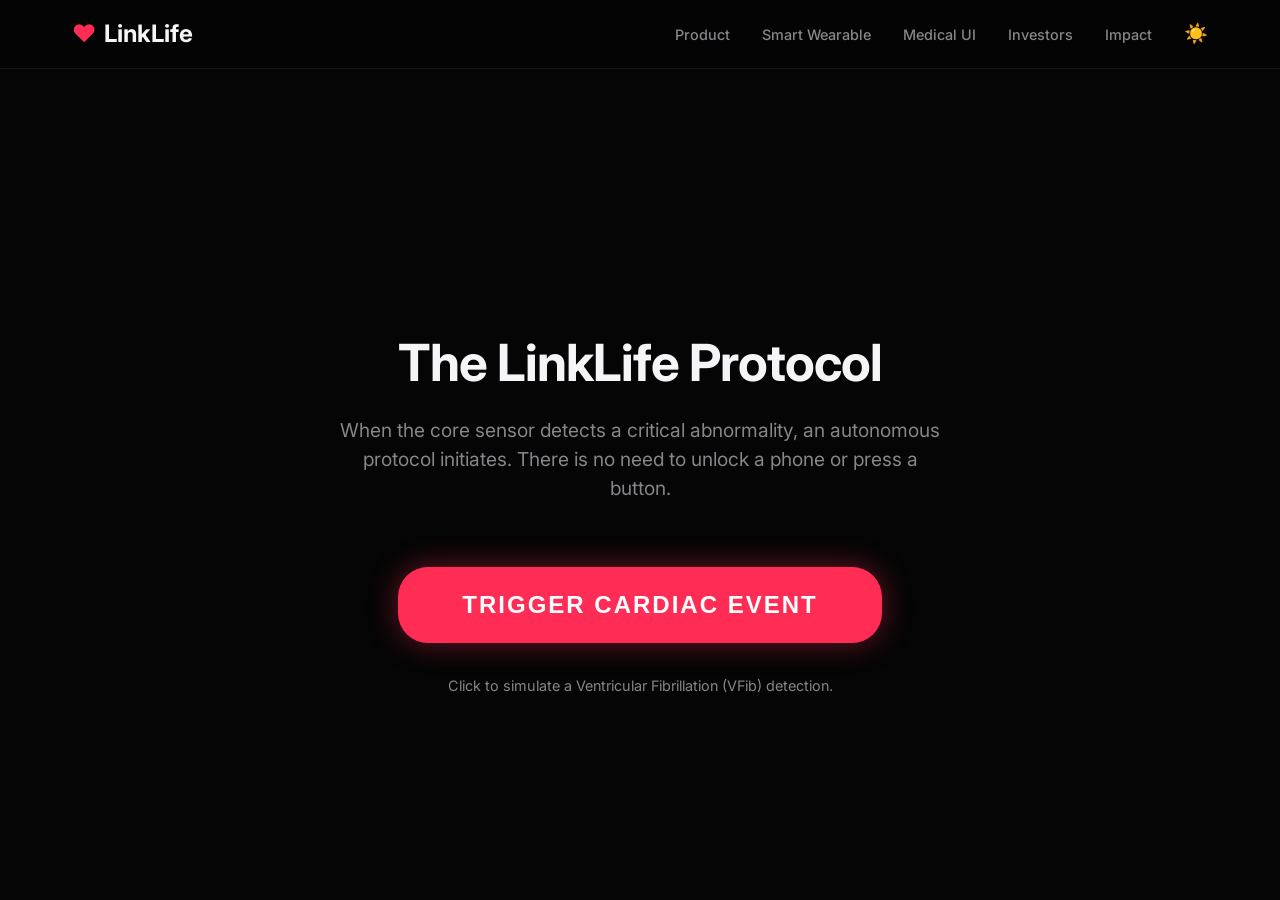
<file: alert-demo.html>
<!DOCTYPE html>
<html lang="en" data-theme="dark">

<head>
    <meta charset="UTF-8">
    <meta name="viewport" content="width=device-width, initial-scale=1.0">
    <title>Alert Simulation | LinkLife</title>
    <meta name="description" content="Live Cardiac Alert Simulation">
    <link rel="stylesheet" href="assets/css/style.css">
</head>

<body>

    <header>
        <div class="nav-container">
            <a href="index.html" class="logo">
                <span class="logo-icon">❤️</span> LinkLife
            </a>
            <nav>
                <ul class="nav-links">
                    <li><a href="index.html">Product</a></li>
                    <li><a href="sensor3d.html">Smart Wearable</a></li>
                    <li><a href="dashboard.html">Medical UI</a></li>
                    <li><a href="investors.html">Investors</a></li>
                    <li><a href="impact.html">Impact</a></li>
                    <li><button id="themeToggle" class="theme-toggle" aria-label="Toggle theme">☀️</button></li>
                </ul>
            </nav>
        </div>
    </header>

    <main class="min-h-screen container" style="text-align: center; padding-top: 120px;">

        <div class="fade-in-up" style="max-width: 600px; margin: 0 auto 4rem;">
            <h1 class="section-title" style="margin-bottom: 1rem;">The LinkLife Protocol</h1>
            <p style="color: var(--text-muted); font-size: 1.2rem;">
                When the core sensor detects a critical abnormality, an autonomous protocol initiates.
                There is no need to unlock a phone or press a button.
            </p>
        </div>

        <div class="fade-in-up delay-100">
            <button id="triggerEmergency" class="btn btn-accent"
                style="padding: 1.5rem 4rem; font-size: 1.5rem; text-transform: uppercase; letter-spacing: 2px; box-shadow: 0 0 30px var(--accent-glow);">
                Trigger Cardiac Event
            </button>
        </div>

        <div class="fade-in-up delay-200" style="margin-top: 2rem; color: var(--text-muted); font-size: 0.9rem;">
            Click to simulate a Ventricular Fibrillation (VFib) detection.
        </div>
    </main>

    <!-- Emergency Modal Sequence -->
    <div class="modal-overlay" id="emergencyModalOverlay">
        <div class="alert-modal">
            <div class="alert-icon">⚠️</div>
            <h2 class="alert-title">Critical Arrythmia Detected</h2>
            <p class="alert-desc">LinkLife Protocol Initiated. You have 10 seconds to cancel if this is a false alarm.
            </p>

            <div class="alert-steps">
                <div class="alert-step" id="step1">
                    <span class="step-icon">⏳</span> Initiating sequence...
                </div>
                <div class="alert-step" id="step2">
                    <span class="step-icon">📍</span> GPS Location Locked
                </div>
                <div class="alert-step" id="step3">
                    <span class="step-icon">📈</span> ECG Telemetry Transmitted
                </div>
                <div class="alert-step" id="step4">
                    <span class="step-icon">🚑</span> Emergency Services Dispatched
                </div>
                <div class="alert-step" id="step5">
                    <span class="step-icon">🏥</span> Nearest Hospital Notified (ETA: 4 mins)
                </div>
            </div>

            <button id="cancelEmergency" class="btn btn-outline"
                style="width: 100%; border-color: #666; color: #ccc;">Cancel Alert</button>
        </div>
    </div>

    <!-- Background Audio (optional/simulated) -->

    <script src="assets/js/main.js"></script>
    <script>
        document.addEventListener('DOMContentLoaded', () => {
            const triggerBtn = document.getElementById('triggerEmergency');
            const cancelBtn = document.getElementById('cancelEmergency');
            const modalOverlay = document.getElementById('emergencyModalOverlay');

            const steps = [
                document.getElementById('step1'),
                document.getElementById('step2'),
                document.getElementById('step3'),
                document.getElementById('step4'),
                document.getElementById('step5')
            ];

            let sequenceTimeouts = [];

            triggerBtn.addEventListener('click', () => {
                // 1. Activate Modal
                modalOverlay.classList.add('active');

                // 2. Flash Red Background UI
                document.body.classList.add('emergency-mode');

                // 3. Reset steps
                steps.forEach(step => {
                    step.classList.remove('active', 'completed');
                    step.querySelector('.step-icon').innerText = '⏳';
                });

                // 4. Start Sequence
                steps[0].classList.add('active');

                sequenceTimeouts.push(setTimeout(() => completeStep(0, 1, '📍'), 1500));
                sequenceTimeouts.push(setTimeout(() => completeStep(1, 2, '📈'), 3000));
                sequenceTimeouts.push(setTimeout(() => completeStep(2, 3, '🚑'), 4500));
                sequenceTimeouts.push(setTimeout(() => completeStep(3, 4, '🏥'), 6000));

                sequenceTimeouts.push(setTimeout(() => {
                    steps[4].classList.remove('active');
                    steps[4].classList.add('completed');
                    steps[4].querySelector('.step-icon').innerText = '✅';
                    document.querySelector('.alert-title').innerText = 'Help is on the way.';
                    document.querySelector('.alert-desc').innerText = 'Stay still. An ambulance will arrive in approx 4 minutes.';
                    document.querySelector('.alert-title').style.color = 'var(--ecg-normal)';
                    cancelBtn.style.display = 'none';
                    // Stop flashing
                    document.body.classList.remove('emergency-mode');
                }, 7500));
            });

            function completeStep(currentIndex, nextIndex, nextIcon) {
                steps[currentIndex].classList.remove('active');
                steps[currentIndex].classList.add('completed');
                steps[currentIndex].querySelector('.step-icon').innerText = '✅';

                if (steps[nextIndex]) {
                    steps[nextIndex].classList.add('active');
                    steps[nextIndex].querySelector('.step-icon').innerText = nextIcon;
                }
            }

            cancelBtn.addEventListener('click', () => {
                // Abort
                sequenceTimeouts.forEach(t => clearTimeout(t));
                sequenceTimeouts = [];

                modalOverlay.classList.remove('active');
                document.body.classList.remove('emergency-mode');
                document.querySelector('.alert-title').innerText = 'Critical Arrythmia Detected';
                document.querySelector('.alert-desc').innerText = 'LinkLife Protocol Initiated. You have 10 seconds to cancel if this is a false alarm.';
                document.querySelector('.alert-title').style.color = 'var(--ecg-danger)';
            });
        });
    </script>
</body>

</html>
</file>
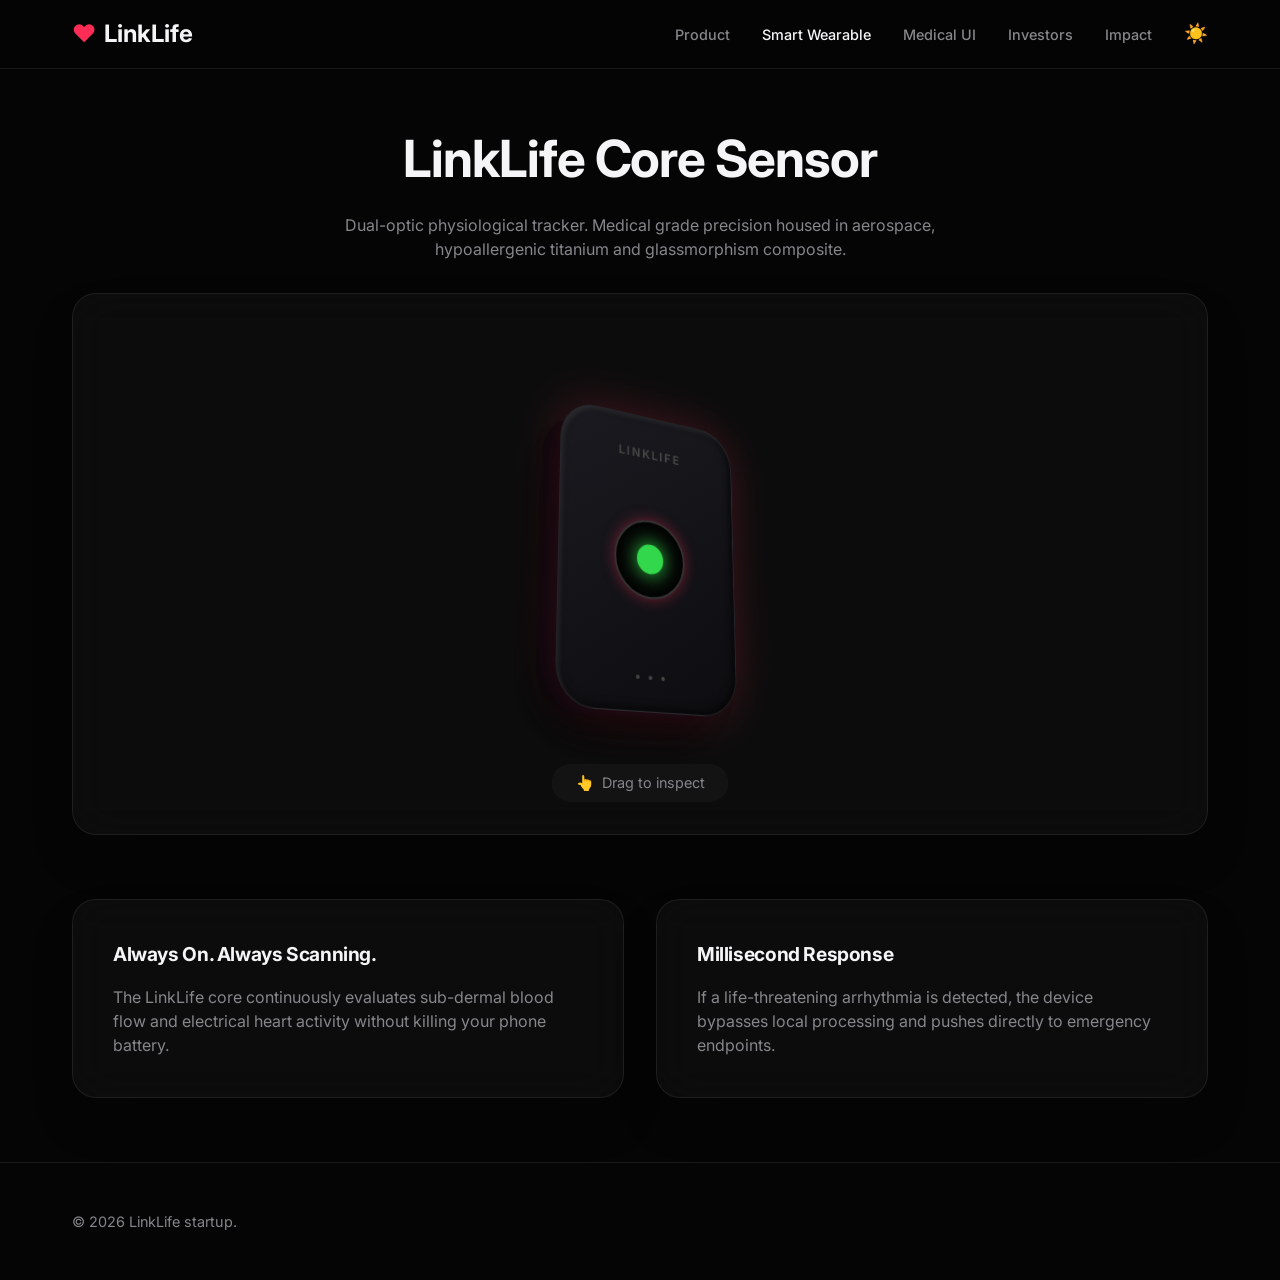
<file: sensor3d.html>
<!DOCTYPE html>
<html lang="en" data-theme="dark">

<head>
    <meta charset="UTF-8">
    <meta name="viewport" content="width=device-width, initial-scale=1.0">
    <title>3D Sensor | LinkLife</title>
    <meta name="description" content="Interactive 3D Sensor Experience">
    <link rel="stylesheet" href="assets/css/style.css">
    <style>
        .scene {
            width: 100%;
            height: 60vh;
            perspective: 1000px;
            display: flex;
            justify-content: center;
            align-items: center;
            cursor: grab;
            overflow: hidden;
            position: relative;
        }

        .scene:active {
            cursor: grabbing;
        }

        .model-container {
            position: relative;
            width: 200px;
            height: 300px;
            transform-style: preserve-3d;
            transform: rotateX(15deg) rotateY(30deg);
            transition: transform 0.1s ease-out;
        }

        /* The Device */
        .device {
            position: absolute;
            width: 100%;
            height: 100%;
            border-radius: 40px;
            background: linear-gradient(145deg, #1a1a20, #0d0d10);
            box-shadow:
                0 0 50px rgba(255, 45, 85, 0.2),
                inset 2px 2px 5px rgba(255, 255, 255, 0.1),
                inset -2px -2px 10px rgba(0, 0, 0, 0.8);
            border: 1px solid var(--glass-border);
            transform: translateZ(20px);
            display: flex;
            justify-content: center;
            align-items: center;
            flex-direction: column;
        }

        /* Inner Ring Sensor */
        .sensor-ring {
            width: 80px;
            height: 80px;
            border-radius: 50%;
            background: #050505;
            border: 2px solid #333;
            box-shadow: 0 0 15px var(--accent-glow), inset 0 0 10px #000;
            display: flex;
            justify-content: center;
            align-items: center;
            position: relative;
        }

        .sensor-core {
            width: 30px;
            height: 30px;
            border-radius: 50%;
            background: var(--ecg-normal);
            box-shadow: 0 0 20px var(--ecg-normal);
            animation: pulse-core 2s infinite;
        }

        @keyframes pulse-core {
            0% {
                transform: scale(0.9);
                opacity: 0.8;
            }

            50% {
                transform: scale(1.1);
                opacity: 1;
            }

            100% {
                transform: scale(0.9);
                opacity: 0.8;
            }
        }

        /* Depth Layers */
        .layer-back {
            position: absolute;
            width: 100%;
            height: 100%;
            border-radius: 40px;
            background: #050508;
            transform: translateZ(-20px);
            box-shadow: 0 20px 50px rgba(0, 0, 0, 0.8);
        }

        .layer-side {
            position: absolute;
            background: #111;
            /* Simple fake extrusion */
        }

        .instructions {
            position: absolute;
            bottom: 2rem;
            left: 50%;
            transform: translateX(-50%);
            color: var(--text-muted);
            font-size: 0.9rem;
            display: flex;
            align-items: center;
            gap: 0.5rem;
            background: var(--glass-bg);
            padding: 0.5rem 1.5rem;
            border-radius: 20px;
            pointer-events: none;
        }
    </style>
</head>

<body>

    <header>
        <div class="nav-container">
            <a href="index.html" class="logo">
                <span class="logo-icon">❤️</span> LinkLife
            </a>
            <nav>
                <ul class="nav-links">
                    <li><a href="index.html">Product</a></li>
                    <li><a href="sensor3d.html" class="active">Smart Wearable</a></li>
                    <li><a href="dashboard.html">Medical UI</a></li>
                    <li><a href="investors.html">Investors</a></li>
                    <li><a href="impact.html">Impact</a></li>
                    <li><button id="themeToggle" class="theme-toggle" aria-label="Toggle theme">☀️</button></li>
                </ul>
            </nav>
        </div>
    </header>

    <main class="container" style="padding-top: 120px; padding-bottom: 4rem;">

        <div class="fade-in-up text-center" style="text-align: center; margin-bottom: 2rem;">
            <h1 class="section-title" style="margin-bottom: 1rem;">LinkLife Core Sensor</h1>
            <p style="color: var(--text-muted); max-width: 600px; margin: 0 auto;">
                Dual-optic physiological tracker. Medical grade precision housed in aerospace, hypoallergenic titanium
                and glassmorphism composite.
            </p>
        </div>

        <div class="glass-panel fade-in-up delay-100" style="padding: 0; position: relative; overflow: hidden;">
            <div class="scene" id="scene">
                <div class="model-container" id="model">
                    <div class="layer-back"></div>
                    <div class="device">
                        <!-- Top branding -->
                        <div
                            style="position: absolute; top: 30px; color: #444; font-size: 0.8rem; font-weight: 700; letter-spacing: 2px;">
                            LINKLIFE</div>

                        <div class="sensor-ring">
                            <div class="sensor-core"></div>
                        </div>

                        <!-- Bottom details -->
                        <div style="position: absolute; bottom: 30px; display: flex; gap: 10px;">
                            <div style="width: 4px; height: 4px; border-radius: 50%; background: #444;"></div>
                            <div style="width: 4px; height: 4px; border-radius: 50%; background: #444;"></div>
                            <div style="width: 4px; height: 4px; border-radius: 50%; background: #444;"></div>
                        </div>
                    </div>
                </div>
                <div class="instructions">
                    <span>👆</span> Drag to inspect
                </div>
            </div>
        </div>

        <div class="dashboard-grid" style="margin-top: 4rem;">
            <div class="glass-panel fade-in-up delay-200">
                <h3 style="font-size: 1.2rem; margin-bottom: 1rem;">Always On. Always Scanning.</h3>
                <p style="color: var(--text-muted);">The LinkLife core continuously evaluates sub-dermal blood flow and
                    electrical heart activity without killing your phone battery.</p>
            </div>
            <div class="glass-panel fade-in-up delay-300">
                <h3 style="font-size: 1.2rem; margin-bottom: 1rem;">Millisecond Response</h3>
                <p style="color: var(--text-muted);">If a life-threatening arrhythmia is detected, the device bypasses
                    local processing and pushes directly to emergency endpoints.</p>
            </div>
        </div>

    </main>

    <footer style="border-top: 1px solid var(--glass-border); padding: 3rem 0;">
        <div class="container"
            style="display: flex; justify-content: space-between; align-items: center; color: var(--text-muted); font-size: 0.9rem;">
            <p>&copy; 2026 LinkLife startup.</p>
        </div>
    </footer>

    <script src="assets/js/main.js"></script>
    <script src="assets/js/3d-sensor.js"></script>
</body>

</html>
</file>
<file: assets/css/style.css>
@import url('https://fonts.googleapis.com/css2?family=Inter:wght@300;400;500;600;700;800&display=swap');

:root {
  /* Colors */
  --bg-color: #050505;
  --text-color: #f5f5f7;
  --text-muted: #86868b;
  --accent: #ff2d55;
  --accent-glow: rgba(255, 45, 85, 0.4);
  --glass-bg: rgba(255, 255, 255, 0.03);
  --glass-border: rgba(255, 255, 255, 0.08);
  --header-glass: rgba(5, 5, 5, 0.7);
  
  /* Medical/Dashboard Colors */
  --ecg-normal: #32d74b;
  --ecg-warning: #ffd60a;
  --ecg-danger: #ff453a;
  
  /* Typography */
  --font-main: "SF Pro Display", "Inter", -apple-system, BlinkMacSystemFont, sans-serif;
  
  /* Layout */
  --radius-sm: 8px;
  --radius-md: 16px;
  --radius-lg: 24px;
  --radius-xl: 32px;
  --container-width: 1200px;
}

[data-theme="light"] {
  --bg-color: #fbfbfd;
  --text-color: #1d1d1f;
  --text-muted: #86868b;
  --glass-bg: rgba(255, 255, 255, 0.6);
  --glass-border: rgba(0, 0, 0, 0.08);
  --header-glass: rgba(251, 251, 253, 0.7);
}

* {
  box-sizing: border-box;
  margin: 0;
  padding: 0;
}

html {
  scroll-behavior: smooth;
  font-family: var(--font-main);
}

body {
  background-color: var(--bg-color);
  color: var(--text-color);
  line-height: 1.5;
  overflow-x: hidden;
  transition: background-color 0.5s ease, color 0.5s ease;
  -webkit-font-smoothing: antialiased;
  -moz-osx-font-smoothing: grayscale;
}

/* Typography styles */
h1, h2, h3, h4, h5, h6 {
  font-weight: 700;
  letter-spacing: -0.02em;
  margin-bottom: 1rem;
}

.hero-title {
  font-size: clamp(3rem, 6vw, 6rem);
  line-height: 1.1;
  letter-spacing: -0.04em;
  background: linear-gradient(180deg, #fff 0%, rgba(255, 255, 255, 0.6) 100%);
  -webkit-background-clip: text;
  -webkit-text-fill-color: transparent;
  margin-bottom: 1.5rem;
}

[data-theme="light"] .hero-title {
  background: linear-gradient(180deg, #111 0%, rgba(17, 17, 17, 0.6) 100%);
  -webkit-background-clip: text;
  -webkit-text-fill-color: transparent;
}

.hero-subtitle {
  font-size: clamp(1.2rem, 2vw, 2rem);
  color: var(--text-muted);
  font-weight: 400;
  max-width: 600px;
  margin: 0 auto 3rem;
}

.section-title {
  font-size: clamp(2.5rem, 4vw, 4rem);
  text-align: center;
  margin-bottom: 3rem;
}

/* Layout */
.container {
  max-width: var(--container-width);
  margin: 0 auto;
  padding: 0 2rem;
}

section {
  padding: 8rem 0;
  position: relative;
}

.min-h-screen {
  min-height: 100vh;
  display: flex;
  flex-direction: column;
  justify-content: center;
}

/* Glassmorphism */
.glass-panel {
  background: var(--glass-bg);
  backdrop-filter: blur(20px);
  -webkit-backdrop-filter: blur(20px);
  border: 1px solid var(--glass-border);
  border-radius: var(--radius-lg);
  padding: 2.5rem;
  box-shadow: 0 25px 50px -12px rgba(0, 0, 0, 0.3);
}

/* Header & Nav */
header {
  position: fixed;
  top: 0;
  left: 0;
  width: 100%;
  padding: 1rem 0;
  background: var(--header-glass);
  backdrop-filter: saturate(180%) blur(20px);
  -webkit-backdrop-filter: saturate(180%) blur(20px);
  border-bottom: 1px solid var(--glass-border);
  z-index: 100;
  transition: all 0.3s ease;
}

.nav-container {
  display: flex;
  justify-content: space-between;
  align-items: center;
  max-width: var(--container-width);
  margin: 0 auto;
  padding: 0 2rem;
}

.logo {
  font-size: 1.5rem;
  font-weight: 700;
  text-decoration: none;
  color: var(--text-color);
  display: flex;
  align-items: center;
  gap: 0.5rem;
}

.logo-icon {
  color: var(--accent);
}

.nav-links {
  display: flex;
  gap: 2rem;
  list-style: none;
}

.nav-links a {
  text-decoration: none;
  color: var(--text-muted);
  font-weight: 500;
  font-size: 0.9rem;
  transition: color 0.2s;
}

.nav-links a:hover,
.nav-links a.active {
  color: var(--text-color);
}

/* Buttons */
.btn {
  display: inline-flex;
  align-items: center;
  justify-content: center;
  padding: 0.8rem 2rem;
  border-radius: 30px;
  font-weight: 600;
  text-decoration: none;
  font-size: 1rem;
  cursor: pointer;
  transition: all 0.3s ease;
  border: none;
  gap: 0.5rem;
}

.btn-primary {
  background: var(--text-color);
  color: var(--bg-color);
}

.btn-primary:hover {
  transform: scale(1.05);
  box-shadow: 0 10px 20px rgba(255, 255, 255, 0.1);
}

[data-theme="light"] .btn-primary:hover {
  box-shadow: 0 10px 20px rgba(0, 0, 0, 0.1);
}

.btn-accent {
  background: var(--accent);
  color: #fff;
}

.btn-accent:hover {
  transform: scale(1.05);
  box-shadow: 0 10px 20px var(--accent-glow);
}

.btn-outline {
  background: transparent;
  color: var(--text-color);
  border: 1px solid var(--glass-border);
}

.btn-outline:hover {
  background: var(--glass-bg);
}

/* Hero Section */
.hero {
  position: relative;
  text-align: center;
  overflow: hidden;
}

.hero-video-wrap {
  position: absolute;
  top: 0;
  left: 0;
  width: 100%;
  height: 100%;
  z-index: -1;
}

.hero-video {
  width: 100%;
  height: 100%;
  object-fit: cover;
  opacity: 0.4;
}

.hero-overlay {
  position: absolute;
  top: 0;
  left: 0;
  width: 100%;
  height: 100%;
  background: linear-gradient(180deg, rgba(5,5,5,0) 0%, var(--bg-color) 100%);
  z-index: 1;
}

.hero-content {
  position: relative;
  z-index: 2;
  padding-top: 80px;
}

/* Animations */
.fade-in-up {
  opacity: 0;
  transform: translateY(40px);
  transition: opacity 1s cubic-bezier(0.16, 1, 0.3, 1), transform 1s cubic-bezier(0.16, 1, 0.3, 1);
}

.fade-in-up.visible {
  opacity: 1;
  transform: translateY(0);
}

.delay-100 { transition-delay: 100ms; }
.delay-200 { transition-delay: 200ms; }
.delay-300 { transition-delay: 300ms; }

/* Dashboard UI */
.dashboard-grid {
  display: grid;
  grid-template-columns: repeat(auto-fit, minmax(300px, 1fr));
  gap: 2rem;
}

.metric-card {
  display: flex;
  flex-direction: column;
  gap: 1rem;
}

.metric-header {
  display: flex;
  justify-content: space-between;
  align-items: center;
  color: var(--text-muted);
  font-size: 0.9rem;
  font-weight: 600;
  text-transform: uppercase;
  letter-spacing: 0.05em;
}

.metric-value {
  font-size: 3.5rem;
  font-weight: 700;
  line-height: 1;
  display: flex;
  align-items:baseline;
  gap: 0.5rem;
}

.metric-unit {
  font-size: 1.2rem;
  color: var(--text-muted);
  font-weight: 500;
}

/* Chart Container */
.chart-container {
  width: 100%;
  height: 300px;
  position: relative;
}

.chart-container.large {
  height: 400px;
}

/* Emergency Alert Modal */
.modal-overlay {
  position: fixed;
  top: 0;
  left: 0;
  width: 100%;
  height: 100%;
  background: rgba(0, 0, 0, 0.8);
  backdrop-filter: blur(10px);
  -webkit-backdrop-filter: blur(10px);
  z-index: 1000;
  display: flex;
  justify-content: center;
  align-items: center;
  opacity: 0;
  pointer-events: none;
  transition: opacity 0.3s ease;
}

.modal-overlay.active {
  opacity: 1;
  pointer-events: auto;
}

.alert-modal {
  background: rgba(20, 5, 5, 0.9);
  border: 1px solid var(--ecg-danger);
  border-radius: var(--radius-lg);
  padding: 3rem;
  text-align: center;
  max-width: 500px;
  width: 90%;
  transform: scale(0.9);
  transition: transform 0.4s cubic-bezier(0.34, 1.56, 0.64, 1);
  box-shadow: 0 0 100px rgba(255, 69, 58, 0.3);
}

.modal-overlay.active .alert-modal {
  transform: scale(1);
}

.alert-icon {
  font-size: 4rem;
  color: var(--ecg-danger);
  margin-bottom: 1.5rem;
  animation: pulse-red 2s infinite;
}

@keyframes pulse-red {
  0% { transform: scale(1); opacity: 1; }
  50% { transform: scale(1.1); opacity: 0.8; }
  100% { transform: scale(1); opacity: 1; }
}

.alert-title {
  color: var(--ecg-danger);
  font-size: 2rem;
  margin-bottom: 0.5rem;
}

.alert-desc {
  color: var(--text-color);
  font-size: 1.1rem;
  margin-bottom: 2rem;
}

.alert-steps {
  text-align: left;
  margin-bottom: 2rem;
}

.alert-step {
  display: flex;
  align-items: center;
  gap: 1rem;
  margin-bottom: 1rem;
  color: var(--text-muted);
  opacity: 0.5;
  transition: all 0.3s;
}

.alert-step.active {
  color: var(--text-color);
  opacity: 1;
}

.alert-step.completed {
  color: var(--ecg-normal);
  opacity: 1;
}

/* Flashing Background Utility */
@keyframes emergency-flash {
  0%, 100% { background-color: var(--bg-color); }
  50% { background-color: rgba(255, 69, 58, 0.2); }
}

body.emergency-mode {
  animation: emergency-flash 2s infinite;
}

/* Theme Toggle */
.theme-toggle {
  background: none;
  border: none;
  color: var(--text-muted);
  cursor: pointer;
  font-size: 1.2rem;
  display: flex;
  align-items: center;
  justify-content: center;
  transition: color 0.3s;
}

.theme-toggle:hover {
  color: var(--text-color);
}

/* Responsive Utilities */
@media (max-width: 768px) {
  .nav-links {
    display: none;
  }
  
  .glass-panel {
    padding: 1.5rem;
  }
  
  section {
    padding: 5rem 0;
  }
}
</file>
